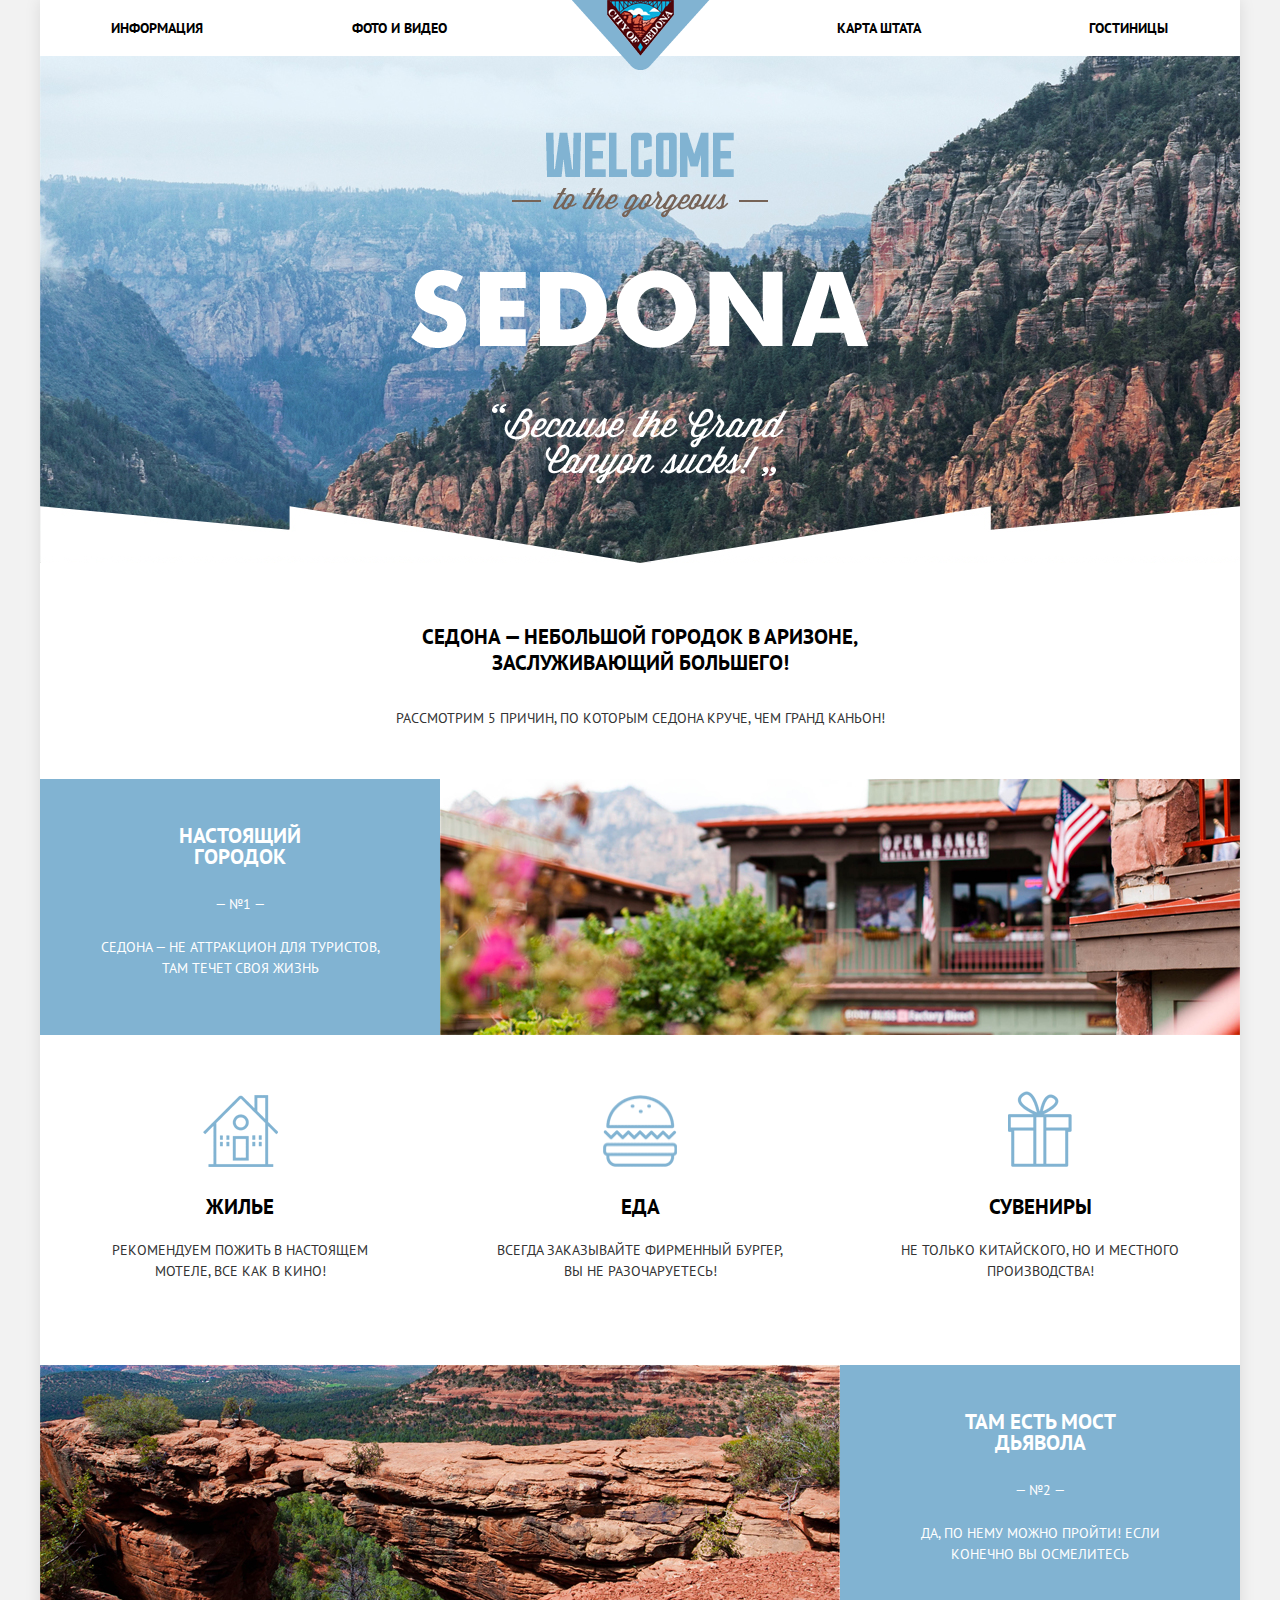
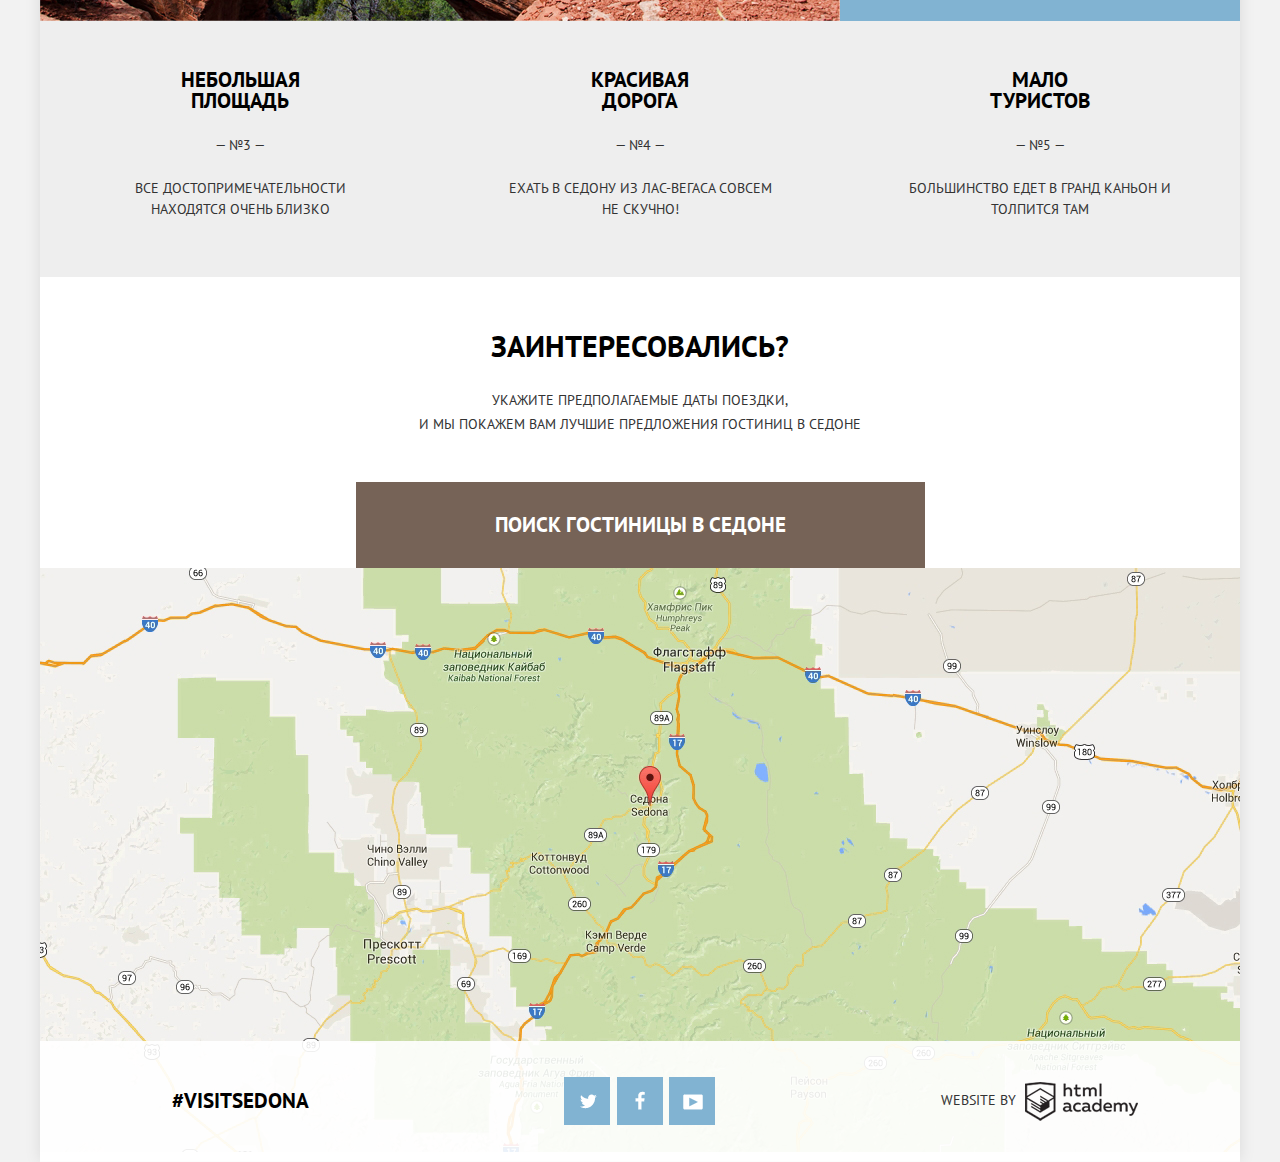
<file: index.html>
<!DOCTYPE html>
<html lang="ru">
    <head>
        <meta charset="utf-8">
        <title>HTML Academy: Седона</title>
        <link rel="stylesheet" href="https://fonts.googleapis.com/css?family=PT+Sans:400,700&amp;subset=cyrillic,cyrillic-ext">
        <link rel="stylesheet" href="css/normalize.css">
        <link rel="stylesheet" href="css/style.min.css">
    </head>
    <body>
        <div class="container index-main">
            <header class="main-header">
                <div class="clearfix">
                    <nav class="main-navigation">
                        <ul class="main-nav-menu clearfix">
                            <li>
                                <a href="#">Информация</a>
                            </li>
                            <li>
                                <a href="#">Фото и Видео</a>
                            </li>
                            <li>
                                <a href="#">Карта штата</a>
                            </li>
                            <li>
                                <a href="inner.html">Гостиницы</a>
                            </li>
                        </ul>
                        <a href="index.html" class="logo-href"><img src="img/logo.png" width="138" height="70" alt="logo"></a>
                    </nav>
                </div>
            </header>
            <main>
                <div class="promo">
                    <img src="img/welcome.png" width="458" height="352" alt="Welcome">
                </div>
                <div>
                    <div class="sedona">
                        <h2>СЕДОНА — небольшой городок в АРИЗОНЕ, заслуживающий большего!</h2>
                        <p>Рассмотрим 5 причин, по которым Седона круче, чем гранд каньон!</p>
                    </div>
                    <div class="city clearfix">
                        <div class="city-content clearfix">
                            <h3 class="feature-title">Настоящий городок</h3>
                            <p>— №1 —</p>
                            <p class="feature-descr">Седона — не аттракцион для туристов, там течет своя жизнь</p>
                        </div>
                        <img src="img/city.jpg" width="800" height="256" alt="city">
                    </div>
                    <div class="preferences">
                        <ul class="clearfix">
                            <li>
                                <img src="img/house.png" width="75" height="72" alt="house">
                                <h3 class="preferences-title">Жилье</h3>
                                <p class="feature-descr preferences-text">Рекомендуем пожить в настоящем мотеле, все как в кино!</p>
                            </li>
                            <li>
                                <img src="img/food.png" width="74" height="72" alt="food">
                                <h3 class="preferences-title">Еда</h3>
                                <p class="feature-descr preferences-text">Всегда заказывайте фирменный бургер, вы не разочаруетесь!</p>
                            </li>
                            <li>
                                <img src="img/gift.png" width="64" height="76" alt="gift">
                                <h3 class="preferences-title">Сувениры</h3>
                                <p class="feature-descr preferences-text">Не только китайского, но и местного производства!</p>
                            </li>
                        </ul>
                    </div>
                    <div class="bridge clearfix">
                        <img src="img/bridge.jpg" width="800" height="256" alt="bridge">
                        <div class="bridge-content clearfix">
                            <h3 class="feature-title">Там есть мост дьявола</h3>
                            <p>— №2 —</p>
                            <p class="feature-descr">Да, по нему можно пройти! Если конечно вы осмелитесь</p>
                        </div>
                    </div>
                    <div class="pluses">
                        <ul class="clearfix">
                            <li>
                                <h3 class="feature-title">Небольшая площадь</h3>
                                <p class="pluses-text">— №3 —</p>
                                <p class="feature-text pluses-text">Все достопримечательности находятся очень близко</p>
                            </li>
                            <li>
                                <h3 class="feature-title">Красивая дорога</h3>
                                <p  class="pluses-text">— №4 —</p>
                                <p class="feature-text pluses-text">Ехать в Седону из Лас-Вегаса совсем не скучно!</p>
                            </li>
                            <li>
                                <h3 class="feature-title">Мало туристов</h3>
                                <p  class="pluses-text">— №5 —</p>
                                <p class="feature-text pluses-text">Большинство едет в Гранд Каньон и толпится там</p>
                            </li>
                        </ul>
                    </div>
                    <div class="search-hotel clearfix">
                        <h2>ЗАИНТЕРЕСОВАЛИСЬ?</h2>
                        <p>Укажите предполагаемые даты поездки,</p>
                        <p>и мы покажем Вам лучшие предложения гостиниц в Седоне</p>
                        <a href="#" class="search-hotel-btn modal-content-close">Поиск гостиницы в Седоне</a>
                        <div class="modal-content">
                            <form class="search-for-hotel" action="https://echo.htmlacademy.ru" method="post">
                                <label for="date-in">Дата заезда:</label>
                                <input type="text" name="date-in" id="date-in" placeholder="24 АПРЕЛЯ 2017" required>
                                <a href="#" class="icon-calend-up">Календарь даты заезда</a>
                                <label for="date-out">Дата выезда:</label>
                                <input type="text" name="date-out" id="date-out" placeholder="4 ИЮЛЯ 2017" required>
                                <a href="#" class="icon-calend-down">Календарь даты выезда</a>
                                <label for="adult">Взрослые:
                                <a href="#" class="icon-adult-minus">Уменьшить количество взрослых</a>
                                <a href="#" class="icon-adult-plus">Увеличить количество взрослых</a>
                                </label>
                                <input type="number" name="adult" id="adult" min="1" max="999" value="2">
                                <label for="child">Дети:
                                <a href="#" class="number-minus">Уменьшить количество детей</a>
                                <a href="#" class="number-plus">Увеличить количество детей</a>
                                </label>
                                <input type="number" name="child" id="child" min="0" max="999" value="0">
                                <button class="find-btn" type="submit">Найти</button>
                            </form>
                        </div>
                    </div>
                    <div class="map">
                        <iframe src="https://www.google.com/maps/embed?pb=!1m18!1m12!1m3!1d705709.3392302546!2d-112.23850235898286!3d34.749042041969815!2m3!1f0!2f0!3f0!3m2!1i1024!2i768!4f13.1!3m3!1m2!1s0x872da132f942b00d%3A0x5548c523fa6c8efd!2z0KHQtdC00L7QvdCwLCDQkNGA0LjQt9C-0L3QsCA4NjMzNiwg0KHQqNCQ!5e0!3m2!1sru!2sru!4v1493993684214" width="1200" height="587" style="border:0"></iframe>
                    </div>
                </div>
            </main>
            <footer class="main-footer index-footer">
                <div class="clearfix">
                    <section class="footer-hashtag">
                        <p class="hashtag">#VISITSEDONA</p>
                    </section>
                    <section class="footer-social">
                        <a class="social-btn social-btn-tw" href="#">Вконтакте</a>
                        <a class="social-btn social-btn-fb" href="#">Фейсбук</a>
                        <a class="social-btn social-btn-yt" href="#">Инстаграм</a>
                    </section>
                    <section class="footer-copyright">
                        <span>Website by</span>
                        <a href="https://htmlacademy.ru/intensive/htmlcss">HTML Academy</a>
                    </section>
                </div>
            </footer>
        </div>
        <script src="js/script.min.js"></script>
    </body>
</html>
</file>
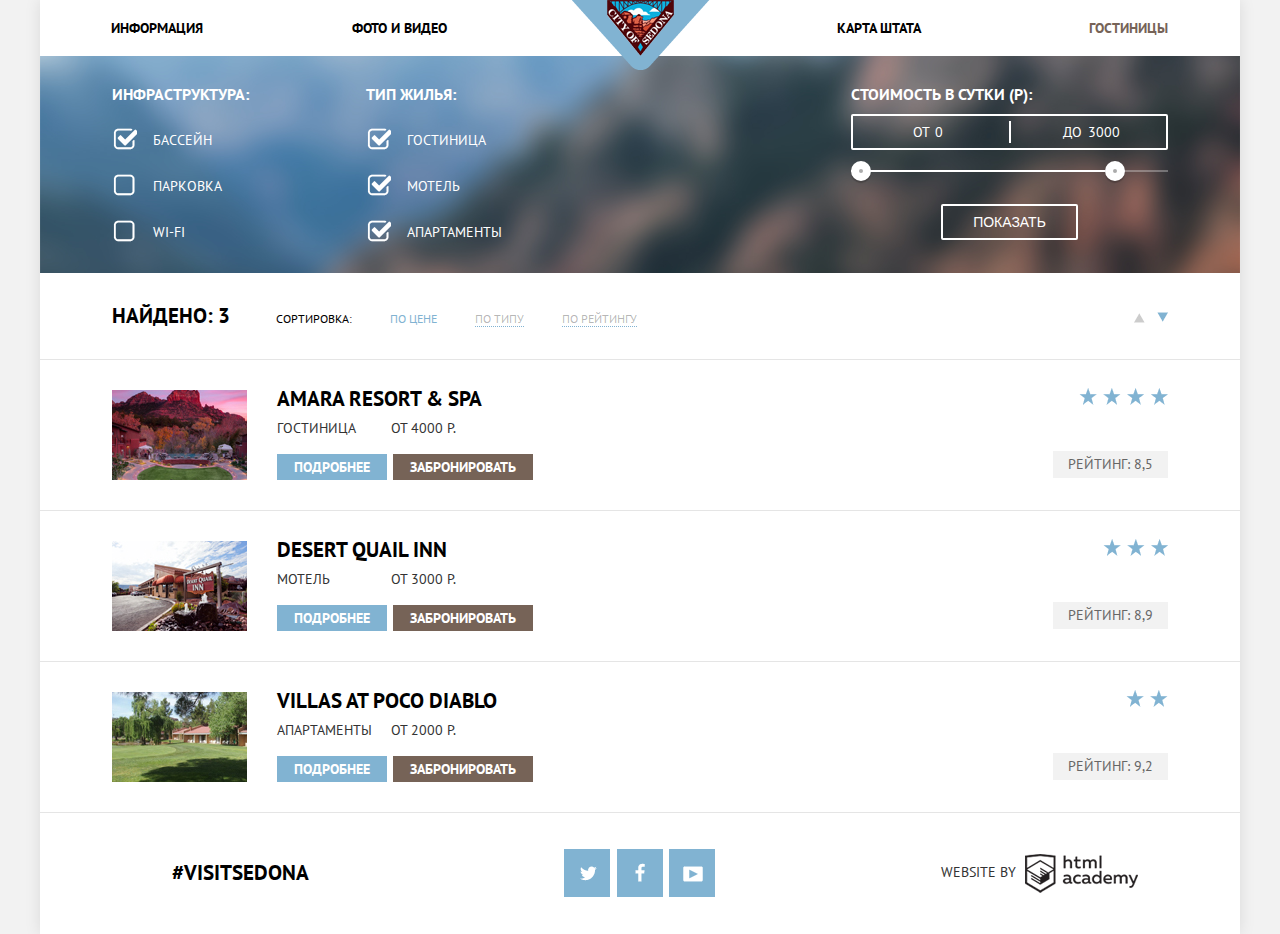
<file: inner.html>
<!DOCTYPE html>
<html lang="ru">
    <head>
        <meta charset="utf-8">
        <title>HTML Academy: Седона</title>
        <link rel="stylesheet" href="https://fonts.googleapis.com/css?family=PT+Sans:400,700&amp;subset=cyrillic,cyrillic-ext" >
        <link rel="stylesheet" href="css/normalize.css">
        <link rel="stylesheet" href="css/style.min.css">
    </head>
    <body>
        <div class="container inner-body">
            <header class="main-header">
                <div class="clearfix">
                    <nav class="main-navigation">
                        <ul class="main-nav-menu clearfix">
                            <li>
                                <a href="#">Информация</a>
                            </li>
                            <li>
                                <a href="#">Фото и Видео</a>
                            </li>
                            <li>
                                <a href="#">Карта штата</a>
                            </li>
                            <li class="active">
                                <a href="inner.html">Гостиницы</a>
                            </li>
                        </ul>
                        <a href="index.html" class="logo-href"><img src="img/logo.png" width="138" height="70" alt="logo"></a>
                    </nav>
                </div>
            </header>
            <main>
                <div class="clearfix">
                    <div class="inner-settings inner-padding">
                        <form class="clearfix" action="https://echo.htmlacademy.ru" method="post">
                            <section class="infrastructure">
                                <p class="inner-settings-title">Инфраструктура:</p>
                                <input type="checkbox" name="pool" id="pool" checked>
                                <label for="pool">Бассейн</label>
                                <input type="checkbox" name="parking" id="parking">
                                <label for="parking">Парковка</label>
                                <input type="checkbox" name="wifi" id="wifi">
                                <label for="wifi">WI-FI</label>
                            </section>
                            <section class="house-type">
                                <p class="inner-settings-title">Тип жилья:</p>
                                <input type="checkbox" name="hotel" id="hotel" checked>
                                <label for="hotel">Гостиница</label>
                                <input type="checkbox" name="motel" id="motel" checked>
                                <label for="motel">Мотель</label>
                                <input type="checkbox" name="apartament" id="apartament" checked>
                                <label for="apartament">Апартаменты</label>
                            </section>
                            <section class="price-range">
                                <div class="filter-range">
                                    <div class="filter-range-title">Стоимость в сутки (р):</div>
                                    <div class="price-controls">
                                        <label class="min-price">от <input type="text" name="min-price" value="0"></label>
                                        <label class="max-price">до <input type="text" name="max-price" value="3000"></label>
                                    </div>
                                    <div class="range-controls">
                                        <div class="scale">
                                            <div class="bar"></div>
                                        </div>
                                        <div class="range-toggle range-toggle-min"></div>
                                        <div class="range-toggle range-toggle-max"></div>
                                    </div>
                                    <button class="btn-transparent" type="submit">Показать</button>
                                </div>
                            </section>
                        </form>
                    </div>
                    <div class="inner-filters inner-padding">
                        <p class="inner-filters-title">Найдено: 3</p>
                        <p class="inner-filters-text">Сортировка:</p>
                        <ul class="filter-type">
                            <li class="active-filter"><a href="#">По цене</a></li>
                            <li><a href="#">По типу</a></li>
                            <li><a href="#">По рейтингу</a></li>
                        </ul>
                        <div class="arrows clearfix">
                            <a href="#" class="down active-arrow">От большего к меньшему</a>
                            <a href="#" class="up">От меньшего к большему</a>
                        </div>
                    </div>
                    <div class="inner-catalog">
                        <section class="clearfix inner-padding">
                            <div class="item-image">
                                <img src="img/amara-photo.jpg" width="135" height="90" alt="Amara Resort And Spa">
                            </div>
                            <div class="item-about clearfix">
                                <div class="item-about-title">
                                    <a href="#" class="item-name">Amara Resort & Spa</a>
                                </div>
                                <div class="item-about-descr">
                                    <p class="type-of-house">Гостиница</p>
                                    <p class="costs">От 4000 Р.</p>
                                </div>
                                <div class="item-about-btns">
                                    <a href="#" class="more">Подробнее</a>
                                    <a href="#" class="buy">Забронировать</a>
                                </div>
                            </div>
                            <div class="item-rate">
                                <span class="stars4">4 звезды</span>
                                <span class="rate">Рейтинг: 8,5</span>
                            </div>
                        </section>
                        <section class="clearfix inner-padding">
                            <div class="item-image">
                                <img src="img/desert-photo.jpg" width="135" height="90" alt="Desert Quail Inn">
                            </div>
                            <div class="item-about">
                                <div class="item-about-title">
                                    <a href="#" class="item-name">Desert Quail Inn</a>
                                </div>
                                <div class="item-about-descr">
                                    <p class="type-of-house">Мотель</p>
                                    <p class="costs">От 3000 Р.</p>
                                </div>
                                <div class="item-about-btns">
                                    <a href="#" class="more">Подробнее</a>
                                    <a href="#" class="buy">Забронировать</a>
                                </div>
                            </div>
                            <div class="item-rate">
                                <span class="stars3">3 звезды</span>
                                <span class="rate">Рейтинг: 8,9</span>
                            </div>
                        </section>
                        <section class="clearfix inner-padding">
                            <div class="item-image">
                                <img src="img/villas-photo.jpg" width="135" height="90" alt="Villas at Poco Diablo">
                            </div>
                            <div class="item-about">
                                <div class="item-about-title">
                                    <a href="#" class="item-name">Villas at Poco Diablo</a>
                                </div>
                                <div class="item-about-descr">
                                    <p class="type-of-house">Апартаменты</p>
                                    <p class="costs">От 2000 Р.</p>
                                </div>
                                <div class="item-about-btns">
                                    <a href="#" class="more">Подробнее</a>
                                    <a href="#" class="buy">Забронировать</a>
                                </div>
                            </div>
                            <div class="item-rate">
                                <span class="stars2">2 звезды</span>
                                <span class="rate">Рейтинг: 9,2</span>
                            </div>
                        </section>
                    </div>
                </div>
            </main>
            <footer class="main-footer">
                <div class="clearfix">
                    <section class="footer-hashtag">
                        <p class="hashtag">#VISITSEDONA</p>
                    </section>
                    <section class="footer-social">
                        <a class="social-btn social-btn-tw" href="#">Вконтакте</a>
                        <a class="social-btn social-btn-fb" href="#">Фейсбук</a>
                        <a class="social-btn social-btn-yt" href="#">Инстаграм</a>
                    </section>
                    <section class="footer-copyright">
                        <span>Website by</span>
                        <a class="btn" href="https://htmlacademy.ru/intensive/htmlcss">HTML Academy</a>
                    </section>
                </div>
            </footer>
        </div>
    </body>
</html>
</file>
<file: css/style.min.css>
html{min-width:1122px;margin:0;padding:0;background:#f2f2f2}.city h3,body{line-height:21px}body{min-width:1122px;margin:0;padding:0;background:#f2f2f2;font-family:"PT Sans","Arial",sans-serif;color:#333;text-transform:uppercase;font-size:14px}.container p,.main-footer p,.sedona h2{font-size:14px;line-height:26px}.container a,.main-footer a,body{text-decoration:none}.sedona h2{font-size:21px;color:#000}.city h3{font-weight:700;font-size:21px}.preferences h3{color:#000}.bridge h3,.main-header a,.pluses h3,.preferences h3,.search-hotel h2{font-weight:700;font-size:21px;line-height:21px}.main-header a,.pluses h3,.search-hotel h2{color:#000}.main-header{background-color:#fff}.main-header a{font-size:14px;line-height:26px;text-decoration:none}.main-header a:hover{color:#81b3d2}.main-header a:active{color:rgba(0,0,0,.3)}.active a,.active a:active,.active a:hover{color:#766357}.bridge h3,.bridge p,.city h3,.city p,.inner-settings{color:#fff}.search-hotel h2{font-size:30px;line-height:30px}.search-hotel p{font-size:14px;line-height:24px}.inner-filters h3,.item-about h3{font-weight:700;font-size:21px;line-height:26px;color:#000}.inner-filters a,.inner-filters p{font-size:12px;line-height:18px}.main-nav-menu{margin:0}.filter-type,.pluses ul,.preferences ul{margin:0;padding:0}.container{width:1200px;margin:0 auto;background:#fff;box-shadow:0 0 15px 0 rgba(0,0,0,.1)}.clearfix::after{content:"";display:table;clear:both}.main-nav-menu{list-style:none;padding:0 71px}.main-nav-menu li{float:left;min-width:128px;margin:15px 0}.main-nav-menu li:first-of-type{margin-right:113px}.main-nav-menu li:nth-of-type(2){margin-right:357px}.main-nav-menu li:last-of-type{margin-left:75px;text-align:right}.main-navigation{position:relative}.logo-href{position:absolute;top:0;left:50%;margin-left:-68px;width:137px;height:70px}.promo,.sedona{text-align:center}.promo{background:#e1eef6 url(../img/bg2.jpg) no-repeat center top;background-position:0 -84px;padding-top:76px;padding-bottom:73px}.sedona{padding-top:61px;padding-bottom:48px}.sedona h2{display:inline-block;width:500px;margin:0 auto 29px}.sedona p{margin:0}.bridge,.city{background-color:#81b3d2}.city-content{float:left;width:400px;padding-top:46px;text-align:center}.feature-title{width:151px;margin:0 auto 24px}.feature-descr,.feature-text{margin:0 auto;text-align:center}.feature-descr{padding-bottom:55px;width:302px}li .feature-descr{padding-bottom:0}.feature-text{width:265px}.city-content h3,.city-content p{margin-top:0;line-height:21px}.city-content h3{margin-bottom:27px}.city-content p{margin-bottom:22px}.bridge-content p:last-of-type,.city-content p:last-of-type{margin-bottom:0}.city img{float:right;width:800px;height:256px}.preferences li{float:left;width:400px;padding-top:60px;padding-bottom:83px;list-style:none;text-align:center}.preferences li:last-child{padding-top:56px}.preferences .preferences-text,.preferences .preferences-title{line-height:21px;margin-top:23px}.bridge img{float:left;width:800px;height:256px}.bridge-content,.pluses li{float:right;width:400px;padding-top:46px;text-align:center}.bridge-content h3,.bridge-content p,.pluses .pluses-text{margin-top:0;line-height:21px}.bridge-content h3{margin-bottom:27px}.bridge-content p{margin-bottom:22px}.pluses{background-color:#eee}.pluses li{float:left;list-style:none;padding-top:48px;padding-bottom:57px}.pluses .pluses-text{margin-bottom:22px}.house-type label:last-child,.infrastructure label:last-child,.pluses-text:last-child{margin-bottom:0}.search-hotel{position:relative;padding-top:54px;text-align:center}.search-hotel a,.search-hotel h2,.search-hotel p{margin:0}.search-hotel h2{margin-bottom:27px}.search-hotel p:last-of-type{margin-bottom:46px}.search-hotel-btn{display:inline-block;padding:30px 139px;color:#fff;background-color:#766357;font-weight:700;font-size:21px;line-height:26px}.map{position:relative;min-height:593px;background-image:url(../img/map-bg.jpg);background-repeat:no-repeat}.footer-hashtag{float:left;width:400px}.footer-hashtag .hashtag{margin-top:47px;text-align:center;font-weight:700;font-size:21px;line-height:26px;color:#000}.footer-social{float:left;width:151px;padding:36px 124px}.footer-copyright{float:left;width:400px;text-align:center;vertical-align:center}.social-btn{display:inline-block;width:46px;height:48px;margin:0 1px;font-size:0;vertical-align:top;text-decoration:none;background:#81b3d2 url(../img/sprite.png) no-repeat center}.social-btn:first-child{margin-left:0;margin-right:2px}.social-btn:last-child{margin-right:0}.social-btn:hover{background-color:#669ec0}.social-btn:active{background-color:#5496bd}.social-btn-tw{background-position:-4px -90px}.social-btn-fb{background-position:-2px -167px}.social-btn-yt{background-position:-6px -19px}.social-btn-tw:hover{background-position:-4px -55px}.social-btn-fb:hover{background-position:-2px -128px}.social-btn-yt:hover{background-position:-6px 17px}.footer-copyright a,.footer-copyright p{display:inline-block;vertical-align:middle}.footer-copyright p{margin:41px 0 41px 5px}.footer-copyright a{text-indent:100%;white-space:nowrap;overflow:hidden;background:url(../img/academy-sprite.png) no-repeat;width:113px;height:39px;background-position:-20px -118px;margin-top:41px;margin-bottom:41px;margin-left:5px}.footer-copyright a:hover{background-position:-20px -59px}.footer-copyright a:active{background-position:-20px 0}.index-footer{position:absolute;min-width:1200px;z-index:3;background:rgba(255,255,255,.9);margin-top:-120px}.inner-body{background:#fff url(../img/filter-background.png) no-repeat center top}.inner-settings form{padding-top:28px;padding-bottom:28px}.inner-settings .inner-settings-title{margin-top:0;margin-bottom:22px;font-weight:700;font-size:16px;line-height:21px;color:#fff}.inner-filters .inner-filters-title{margin-right:42px;font-weight:700;font-size:21px;line-height:26px;color:#000}.house-type label,.infrastructure label{display:inline-block;min-width:120px;margin-bottom:20px;font-size:14px;line-height:21px;color:#fff}.infrastructure{float:left;width:254px}.house-type{float:left;width:240px}.price-range{float:right;width:400px}.inner-padding{padding:0 72px}.inner-filters h3,.inner-filters p{margin:0}.inner-filters{padding-top:30px;padding-bottom:30px;background-color:#fff;border-bottom:1px solid #e5e5e5}.inner-filters h3{margin-right:44px}.inner-filters p{margin-right:34px;color:#000}.filter-type a{font-size:12px;line-height:18px;margin-right:34px;color:rgba(0,0,0,.3);border-bottom:1px dotted #81b3d2}.filter-type a:hover{color:#81b3d2}.filter-type a:active{color:#000;border:0}.active-filter a{color:#81b3d2;border:0}.filter-type,.filter-type li,.inner-filters-text,.inner-filters-title{display:inline-block}.arrows,.up{float:right}.up{width:11px;height:10px;margin-right:12px;margin-top:10px;text-indent:100%;white-space:nowrap;overflow:hidden;background:url(../img/arrows.png) no-repeat;background-position:-20px -20px}.up:hover{background-position:-71px -20px}.up:active{background-position:-20px -70px}.active-arrow,.active-arrow:active,.active-arrow:hover,.down,.down:active,.down:hover{transform:rotate(180deg);-webkit-transform:rotate(180deg);-ms-transform:rotate(180deg);-o-transform:rotate(180deg);-moz-transform:rotate(180deg)}.down{float:right;width:11px;height:10px;margin-top:9px;text-indent:100%;white-space:nowrap;overflow:hidden;background:url(../img/arrows.png) no-repeat;background-position:-20px -20px}.active-arrow,.active-arrow:active,.active-arrow:hover,.down:active,.down:hover{background-position:-71px -20px}.active-arrow,.active-arrow:active,.active-arrow:hover,.down:active{background-position:-20px -70px}.inner-filters ul{width:288px}.inner-catalog{background-color:#fff}.inner-catalog section{padding-top:28px;padding-bottom:30px;border-bottom:1px solid #e5e5e5}.item-image img{float:left;width:135px;height:90px;margin-top:2px}.item-about-title{min-width:500px;line-height:21px}.item-name{margin:0;padding:0;font-weight:700;font-size:21px;line-height:21px;color:#000}.item-name:hover{color:#81b3d2}.item-name:active{color:#000;opacity:.3}.item-about-descr{min-width:500px;margin:9px 0 19px;line-height:14px}.item-about-descr .costs,.item-about-descr .type-of-house{display:inline-block;min-width:110px;margin:0;padding:0;line-height:14px;color:#333}.type-of-house{margin-right:4px}.item-about-btns{min-width:310px;margin:0}.buy,.more{display:inline-block;font-size:14px;font-weight:700;line-height:26px;padding:0 17px;color:#fff}.more{margin-right:2px;background-color:#81b3d2}.more:hover{background-color:#669ec0}.more:active{color:rgba(255,255,255,.3);background-color:#5496bd}.buy{background-color:#766357}.buy:hover{background-color:#604e43}.buy:active{color:rgba(255,255,255,.3);background-color:#503e33}.item-image{float:left;width:135px;height:90px;margin-right:30px}.item-about{float:left;width:393px}.item-rate{position:relative;float:right;width:241px;min-height:90px;text-align:right}.stars2,.stars3,.stars4{float:right;width:89px;height:17px;text-indent:100%;white-space:nowrap;overflow:hidden;background:url(../img/stars.png) no-repeat}.stars2,.stars3{width:65px}.stars2{width:42px}.rate{position:absolute;right:0;bottom:0;display:inline-block;font-size:14px;line-height:21px;padding:3px 15px;color:#666;background-color:#f2f2f2}.filter-range{float:right;width:317px;color:#fff;text-transform:uppercase}.filter-range-title{margin-bottom:9px;font-weight:600;font-size:16px;line-height:21px}.price-controls{position:relative;height:32px;margin-bottom:20px;font-size:0;border:2px solid #fff;border-radius:2px}.price-controls::after{content:"";position:absolute;top:50%;left:50%;width:2px;height:22px;background:#fff;transform:translate(-50%,-50%);-webkit-transform:translate(-50%,-50%);-ms-transform:translate(-50%,-50%);-o-transform:translate(-50%,-50%);-moz-transform:translate(-50%,-50%)}.price-controls label,input[type=checkbox]+label{display:inline-block;font-size:14px;line-height:30px;vertical-align:top;cursor:pointer}.price-controls .max-price,.price-controls .min-price{width:90px;padding-left:60px}.price-controls input{width:50px;height:30px;margin:0;color:inherit;font:inherit;background:0 0;border:0}.range-controls{position:relative;margin-bottom:32px}.range-controls .scale{height:2px;background:rgba(255,255,255,.3)}.range-controls .bar{width:80%;height:2px;background:#fff}.range-toggle{position:absolute;top:-9px;width:4px;height:4px;background:#ababab;border:8px solid #fff;border-radius:50%;box-shadow:0 2px 1px 0 rgba(0,1,1,.2);cursor:pointer}.range-toggle:hover{background:#1c4f80}.range-toggle-min{left:0}.range-toggle-max{left:80%}.btn-transparent{display:block;margin:0 auto;padding:6px 30px;font-size:14px;line-height:20px;color:#fff;text-transform:uppercase;background:0 0;border:2px solid #fff;border-radius:2px;cursor:pointer}.btn-transparent:hover{color:#000;background:#fff}input[type=checkbox]{display:none}input[type=checkbox]+label{position:relative;padding-left:41px;line-height:26px}input[type=checkbox]:disabled+label{opacity:.3;cursor:not-allowed}input[type=checkbox]+label::before{content:"";position:absolute;width:25px;height:25px;font-size:20px;display:block;background:url(../img/check-sprite.png) no-repeat;background-position:-20px -20px;top:0;left:0}input[type=checkbox]:checked+label::before{background-position:-84px -20px}.search-for-hotel label{position:relative;display:inline-block;width:105px;margin:0;font-family:"PT Sans","Arial",sans-serif;font-size:14px;font-weight:700;line-height:26px;color:#000;text-transform:uppercase;text-align:left}.search-for-hotel label:last-of-type{width:60px;margin-left:45px}.search-for-hotel input{display:inline-block;margin:0;padding:0;font-family:"PT Sans","Arial",sans-serif;font-size:14px;font-weight:700;line-height:34px;color:#000;border:2px solid #f2f2f2;background-color:#f2f2f2;text-transform:uppercase}.search-for-hotel input:hover{background-color:#ebebeb;border:2px solid #ebebeb}.search-for-hotel input:focus{background-color:#fff;border:2px solid #e5e5e5;outline:0}.search-for-hotel input[type=number]{width:38px;margin-top:4px;margin-bottom:54px;padding-left:37px;padding-right:37px;text-align:center}.search-for-hotel input[type=text]{width:292px;margin-bottom:28px;padding-left:10px;padding-right:40px}.search-for-hotel input[type=text]::-webkit-input-placeholder{color:#000;opacity:1}.search-for-hotel input[type=text]:-moz-placeholder,.search-for-hotel input[type=text]::-moz-placeholder{color:#000;opacity:1}.search-for-hotel input[type=text]:-ms-input-placeholder{color:#000;opacity:1}input::-webkit-inner-spin-button,input::-webkit-outer-spin-button{appearance:none;-webkit-appearance:none;-ms-appearance:none;-o-appearance:none;-moz-appearance:none;margin:0}.search-for-hotel input[type=number]:first-child{margin-right:53px}.search-for-hotel input[name=adult],.search-for-hotel input[name=child],.search-for-hotel input[name=date-in],.search-for-hotel input[name=date-out]{min-height:34px}.icon-calend-up{top:58px;right:60px;z-index:20;background-image:url(../img/date-sprite.png);background-position:-14px -79px}.icon-calend-up:hover{background-position:-14px 5px}.icon-calend-up:active{background-position:-14px -37px}.icon-adult-minus,.icon-calend-down,.icon-calend-up{content:"";position:absolute;width:34px;height:34px;text-indent:100%;white-space:nowrap;overflow:hidden;background-repeat:no-repeat;cursor:pointer}.icon-calend-down{z-index:20;top:124px;right:60px;background-image:url(../img/date-sprite.png);background-position:-14px -79px}.icon-calend-down:hover{background-position:-14px 5px}.icon-calend-down:active{background-position:-14px -37px}.icon-adult-minus{top:-4px;right:-40px;background-image:url(../img/sprite-plus.png);background-position:-7px 15px}.icon-adult-plus{right:-116px;background-position:-7px -57px}.icon-adult-minus:hover{background-position:-7px -8px}.icon-adult-minus:active{background-position:-7px -31px}.icon-adult-plus:hover{background-position:-7px -88px}.icon-adult-plus:active{background-position:-7px -119px}.icon-adult-plus,.number-minus,.number-plus{content:"";position:absolute;top:-4px;width:34px;height:34px;text-indent:100%;white-space:nowrap;overflow:hidden;background-image:url(../img/sprite-plus.png);background-repeat:no-repeat;cursor:pointer}.number-minus{z-index:10;right:-41px;background-position:-7px 16px}.number-plus{right:-116px;background-position:-7px -57px}.number-minus:hover{background-position:-7px -7px}.number-minus:active{background-position:-7px -30px}.number-plus:hover{background-position:-7px -88px}.number-plus:active{background-position:-7px -119px}.find-btn{display:inline-block;padding:17px 195px 15px;font-weight:700;font-size:21px;line-height:26px;font-family:"PT Sans","Arial",sans-serif;vertical-align:top;text-align:center;color:#fff;text-transform:uppercase;text-decoration:none;background-color:#81b3d2;border:0;cursor:pointer}.find-btn:hover{background-color:#669ec0}.find-btn:active{background-color:#5496bd;color:rgba(255,255,255,.3)}@keyframes bounce{0%{transform:translateY(-100px);-webkit-transform:translateY(-100px);-ms-transform:translateY(-100px);-o-transform:translateY(-100px);-moz-transform:translateY(-100px)}70%{transform:translateY(30px);-webkit-transform:translateY(30px);-ms-transform:translateY(30px);-o-transform:translateY(30px);-moz-transform:translateY(30px)}90%{transform:translateY(-10px);-webkit-transform:translateY(-10px);-ms-transform:translateY(-10px);-o-transform:translateY(-10px);-moz-transform:translateY(-10px)}to{transform:translateY(0);-webkit-transform:translateY(0);-ms-transform:translateY(0);-o-transform:translateY(0);-moz-transform:translateY(0)}}@keyframes shake{0%,to{transform:translateX(0);-webkit-transform:translateX(0);-ms-transform:translateX(0);-o-transform:translateX(0);-moz-transform:translateX(0)}10%,30%,50%,70%,90%{transform:translateX(-10px);-webkit-transform:translateX(-10px);-ms-transform:translateX(-10px);-o-transform:translateX(-10px);-moz-transform:translateX(-10px)}20%,40%,60%,80%{transform:translateX(10px);-webkit-transform:translateX(10px);-ms-transform:translateX(10px);-o-transform:translateX(10px);-moz-transform:translateX(10px)}}.modal-content{position:absolute;z-index:7;top:291px;left:50%;display:none;width:457px;height:285px;margin-left:-284px;padding:55px;color:#000;background:#fff;box-shadow:0 0 15px 0 rgba(0,0,0,.1)}.modal-content-show{display:block;animation:bounce .6s}.modal-error{animation:shake .6s}
</file>
